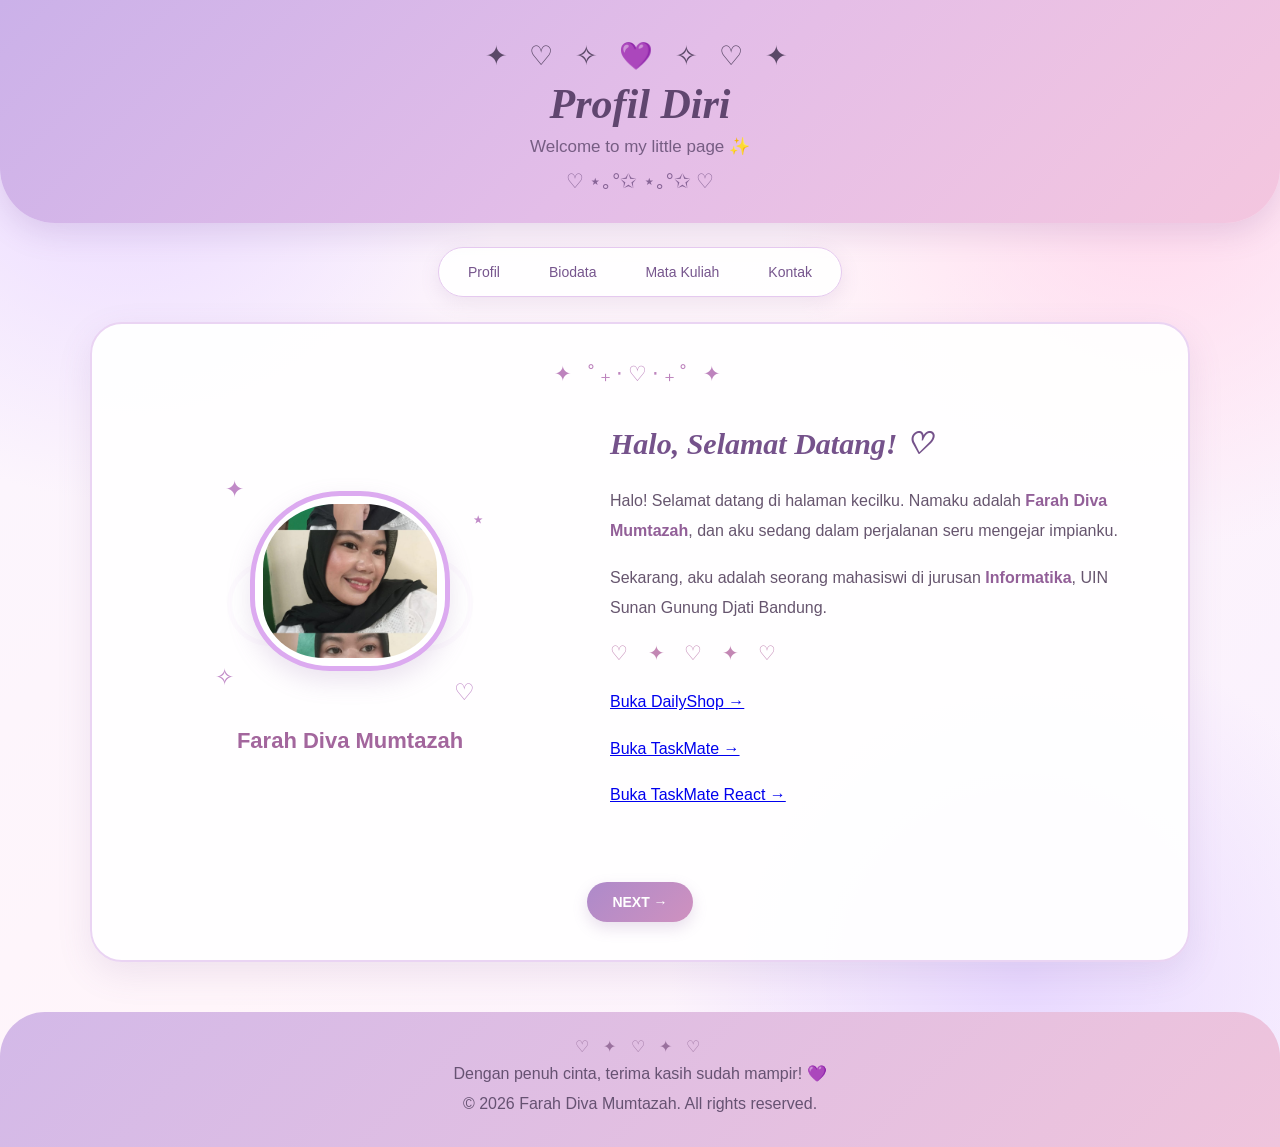
<file: index.html>
<!DOCTYPE html>
<html lang="id">

<head>
    <meta charset="UTF-8">
    <meta name="viewport" content="width=device-width, initial-scale=1.0">

    <title>Profil Diri - Farah Diva Mumtazah</title>

    <meta name="description"
        content="Halaman profil diri Farah Diva Mumtazah, mahasiswi Informatika UIN Sunan Gunung Djati Bandung.">

    <meta property="og:title"
        content="Profil Diri - Farah Diva Mumtazah">

    <meta property="og:description"
        content="Profil, biodata, mata kuliah, dan kontak Farah Diva Mumtazah.">

    <meta property="og:image"
        content="foto.jpg">

    <link rel="stylesheet" href="style.css">
</head>


<body>

    <!-- ================= HEADER ================= -->

    <header>

        <div class="hiasan-atas">
            ✦ ♡ ✧ 💜 ✧ ♡ ✦
        </div>

        <h1>Profil Diri</h1>

        <p>Welcome to my little page ✨</p>

        <div class="hiasan-bawah">
            ♡ ⋆｡°✩ ⋆｡°✩ ♡
        </div>

    </header>


    <!-- ================= NAVIGASI ================= -->

    <nav>

        <a href="#" onclick="tampilkanHalaman(0); return false;">
            Profil
        </a>

        <a href="#" onclick="tampilkanHalaman(1); return false;">
            Biodata
        </a>

        <a href="#" onclick="tampilkanHalaman(2); return false;">
            Mata Kuliah
        </a>

        <a href="#" onclick="tampilkanHalaman(3); return false;">
            Kontak
        </a>

    </nav>


    <!-- ================= MAIN ================= -->

    <main>


        <!-- =================================================
             HALAMAN 1 : PROFIL
        ================================================== -->

        <section class="halaman aktif">

            <div class="bintang">
                ✦ ˚₊‧♡‧₊˚ ✦
            </div>


            <div class="profil-layout">

                <!-- FOTO -->

                <div class="bagian-foto">

                    <div class="bingkai-awan">

                        <div class="awan">

                            <img src="foto.jpg"
                                alt="Foto profil Farah Diva Mumtazah">

                        </div>

                        <span class="bintang-kecil satu">✦</span>
                        <span class="bintang-kecil dua">⋆</span>
                        <span class="bintang-kecil tiga">✧</span>
                        <span class="bintang-kecil empat">♡</span>

                    </div>

                    <h3>Farah Diva Mumtazah</h3>

                </div>


                <!-- TEKS PROFIL -->

                <div class="bagian-teks">

                    <h2>Halo, Selamat Datang! ♡</h2>

                    <p>

                        Halo! Selamat datang di halaman kecilku.
                        Namaku adalah
                        <strong>Farah Diva Mumtazah</strong>,
                        dan aku sedang dalam perjalanan seru
                        mengejar impianku.

                    </p>

                    <p>

                        Sekarang, aku adalah seorang mahasiswi
                        di jurusan
                        <strong>Informatika</strong>,
                        UIN Sunan Gunung Djati Bandung.

                    </p>

                    <div class="hiasan">
                        ♡ ✦ ♡ ✦ ♡
                    </div>
<div class="app-links">
    <p>
        <a href="katalogproduk-daily.shop/">Buka DailyShop &rarr;</a>
    </p>
    <p>
        <a href="taskmate/">Buka TaskMate →</a>
    </p>

    <p>
        <a href="taskmate-react/">Buka TaskMate React →</a>
    </p>
</div>
                </div>

            </div>

     <button onclick="nextHalaman()">
                NEXT →
            </button>

        </section>



        <!-- =================================================
             HALAMAN 2 : BIODATA
        ================================================== -->

        <section class="halaman">

            <div class="bintang">
                ✦ ♡ ✦
            </div>

            <h2>Biodata & Tentang Saya</h2>

            <p class="subjudul">
                Sedikit informasi tentang diriku ✨
            </p>


            <div class="biodata-layout">


                <!-- BIODATA -->

                <div class="biodata-box">

                    <h3>Biodata</h3>


                    <div class="biodata-item">

                        <span class="ikon">♡</span>

                        <div>
                            <strong>Nama</strong>
                            <p>Farah Diva Mumtazah</p>
                        </div>

                    </div>


                    <div class="biodata-item">

                        <span class="ikon">✦</span>

                        <div>
                            <strong>NIM</strong>
                            <p>1247050131</p>
                        </div>

                    </div>


                    <div class="biodata-item">

                        <span class="ikon">♡</span>

                        <div>
                            <strong>Program Studi</strong>
                            <p>Informatika</p>
                        </div>

                    </div>


                    <div class="biodata-item">

                        <span class="ikon">✧</span>

                        <div>
                            <strong>Universitas</strong>
                            <p>UIN Sunan Gunung Djati Bandung</p>
                        </div>

                    </div>

                </div>


                <!-- TENTANG SAYA -->

                <div class="tentang-box">

                    <h3>Tentang Saya ♡</h3>

                    <p>

                        Halo! Aku
                        <strong>Farah Diva Mumtazah</strong>,
                        biasa dipanggil <strong>Diva</strong>.
                        Aku merupakan mahasiswi Informatika di
                        UIN Sunan Gunung Djati Bandung yang hobi
                        mencoba hal baru dan senang mengeksplorasi dunia.

                    </p>


                    <p>

                        Aku memiliki ketertarikan besar pada dunia
                        <strong>data dan bisnis</strong>.
                        Saat ini aku sedang aktif merintis langkah
                        sebagai seorang pebisnis muda.

                    </p>


                    <p>

                        Tujuanku ke depan adalah berkarier sebagai
                        <strong>Data Analyst yang handal</strong>,
                        sekaligus membangun bisnis yang sukses.

                    </p>

                </div>

            </div>


            <div class="tombol">

                <button onclick="halamanSebelumnya()">
                    ← BACK
                </button>

                <button onclick="nextHalaman()">
                    NEXT →
                </button>

            </div>

        </section>



        <!-- =================================================
             HALAMAN 3 : MATA KULIAH
        ================================================== -->

        <section class="halaman">

            <div class="bintang">
                ✦ ˚₊‧♡‧₊˚ ✦
            </div>

            <h2>Mata Kuliah Semester Ini</h2>

            <p class="subjudul">
                Daftar mata kuliah yang sedang aku pelajari ✨
            </p>


            <div class="tabel-container">

                <table>

                    <thead>

                        <tr>
                            <th>No</th>
                            <th>Kode & Mata Kuliah</th>
                            <th>Kelas</th>
                            <th>SKS</th>
                            <th>Semester</th>
                            <th>Ruang</th>
                            <th>Jadwal</th>
                            <th>Dosen</th>
                        </tr>

                    </thead>


                    <tbody>

                        <tr>
                            <td>1</td>
                            <td>
                                20100470501024 -
                                Manajemen Basis Data
                            </td>
                            <td>B</td>
                            <td>3</td>
                            <td>5</td>
                            <td>R.4.09</td>
                            <td>
                                Senin<br>
                                07:00-09:30
                            </td>
                            <td>
                                Wildan Budiawan Zulfikar
                                S.T., M.Kom.
                            </td>
                        </tr>


                        <tr>
                            <td>2</td>
                            <td>
                                20100470501026 -
                                Jaringan Komputer
                            </td>
                            <td>B</td>
                            <td>3</td>
                            <td>5</td>
                            <td>R.4.10</td>
                            <td>
                                Kamis<br>
                                07:00-09:30
                            </td>
                            <td>
                                Cecep Nurul Alam M.T.
                            </td>
                        </tr>


                        <tr>
                            <td>3</td>
                            <td>
                                20100470501030 -
                                Pengembangan Aplikasi Web
                            </td>
                            <td>B</td>
                            <td>3</td>
                            <td>5</td>
                            <td>Gedung R.3.9</td>
                            <td>
                                Jumat<br>
                                09:30-12:00
                            </td>
                            <td>
                                Muhammad Deden Firdaus
                                ST, M.Kom.
                            </td>
                        </tr>


                        <tr>
                            <td>4</td>
                            <td>
                                20100470501032 -
                                Interaksi Manusia dan Komputer
                            </td>
                            <td>B</td>
                            <td>3</td>
                            <td>5</td>
                            <td>R.4.01</td>
                            <td>
                                Rabu<br>
                                09:30-12:00
                            </td>
                            <td>
                                Dr. Cepy Slamet
                                S.T., M.Kom.
                            </td>
                        </tr>


                        <tr>
                            <td>5</td>
                            <td>
                                20100470501034 -
                                Manajemen Proyek Perangkat Lunak
                            </td>
                            <td>B</td>
                            <td>3</td>
                            <td>5</td>
                            <td>R.4.01</td>
                            <td>
                                Senin<br>
                                09:30-12:00
                            </td>
                            <td>
                                Agung Wahana
                                S.E., M.T.
                            </td>
                        </tr>


                        <tr>
                            <td>6</td>
                            <td>
                                20100470501028 -
                                Pengembangan Aplikasi Mobile
                            </td>
                            <td>B</td>
                            <td>3</td>
                            <td>5</td>
                            <td>R.4.12</td>
                            <td>
                                Kamis<br>
                                12:40-15:10
                            </td>
                            <td>
                                H. Aldy Rialdy Atmadja M.T.
                            </td>
                        </tr>


                        <tr>
                            <td>7</td>
                            <td>
                                20100470503005 -
                                ICT dan Islam
                            </td>
                            <td>A</td>
                            <td>2</td>
                            <td>7</td>
                            <td>R.4.11</td>
                            <td>
                                Selasa<br>
                                12:40-14:20
                            </td>
                            <td>
                                Eva Nurlatifah M.Sc.
                            </td>
                        </tr>


                        <tr>
                            <td>8</td>
                            <td>
                                Intelegensia Buatan
                            </td>
                            <td>A</td>
                            <td>3</td>
                            <td>7</td>
                            <td>R.4.10</td>
                            <td>
                                Selasa<br>
                                15:30-18:00
                            </td>
                            <td>
                                Jumadi ST., M.Cs.
                            </td>
                        </tr>


                        <tr class="total">

                            <th colspan="3">
                                Total SKS
                            </th>

                            <th>
                                23
                            </th>

                            <th colspan="4">
                                Total Mata Kuliah: 8
                            </th>

                        </tr>

                    </tbody>

                </table>

            </div>


            <div class="tombol">

                <button onclick="halamanSebelumnya()">
                    ← BACK
                </button>

                <button onclick="nextHalaman()">
                    NEXT →
                </button>

            </div>

        </section>



        <!-- =================================================
             HALAMAN 4 : KONTAK
        ================================================== -->

        <section class="halaman">

            <div class="bintang">
                ♡ ✦ ♡ ✦ ♡
            </div>


            <h2>Let's Connect! 💜</h2>


            <p class="teks-kontak">

                Untuk ingin mengenal jauh atau melihat project
                selama kuliah boleh menghubungi aku melalui
                email dan GitHub yaaa.

            </p>


            <div class="kontak-layout">


                <!-- GITHUB -->

                <div class="kontak-item">

                    <div class="kontak-ikon">
                        💻
                    </div>

                    <h3>GitHub</h3>

                    <p>
                        Lihat project dan aktivitas
                        selama kuliah.
                    </p>

                    <a href="https://github.com/divafarah"
                        target="_blank">

                        github.com/divafarah ↗

                    </a>

                </div>


                <!-- EMAIL -->

                <div class="kontak-item">

                    <div class="kontak-ikon">
                        💌
                    </div>

                    <h3>Email</h3>

                    <p>
                        Jangan ragu untuk menghubungiku
                        melalui email.
                    </p>

                    <a href="mailto:divafrh04@gmail.com">

                        divafrh04@gmail.com ✉

                    </a>

                </div>


            </div>


            <div class="hiasan">
                ♡ ✦ ♡ ✦ ♡
            </div>


            <button onclick="halamanSebelumnya()">
                ← BACK
            </button>

        </section>

    </main>



    <!-- ================= FOOTER ================= -->

    <footer>

        <div class="footer-hiasan">
            ♡ ✦ ♡ ✦ ♡
        </div>

        <p>
            Dengan penuh cinta, terima kasih sudah mampir! 💜
        </p>

        <p>
            &copy; 2026 Farah Diva Mumtazah.
            All rights reserved.
        </p>

    </footer>


    <script src="script.js"></script>

</body>

</html>
</file>
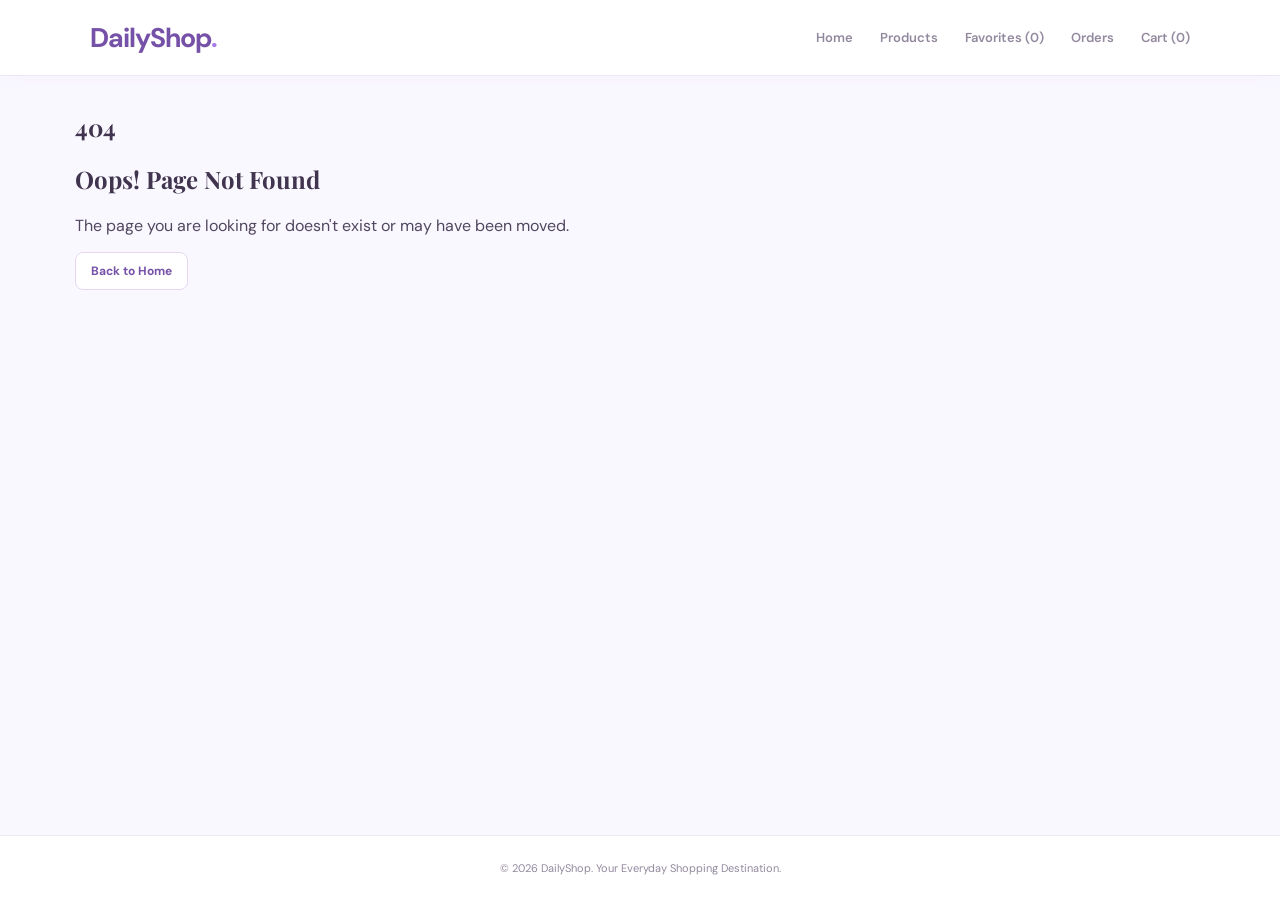
<file: katalogproduk-daily.shop/index.html>
<!doctype html>
<html lang="en">
  <head>
    <meta charset="UTF-8" />
    <link rel="icon" type="image/svg+xml" href="/katalogproduk-daily.shop/favicon.svg" />
    <meta name="viewport" content="width=device-width, initial-scale=1.0" />
    <title>dailyshop</title>
    <script type="module" crossorigin src="/katalogproduk-daily.shop/assets/index-WUKd6Pnp.js"></script>
    <link rel="stylesheet" crossorigin href="/katalogproduk-daily.shop/assets/index-BCyq9oyU.css">
  </head>
  <body>
    <div id="root"></div>
  </body>
</html>
</file>
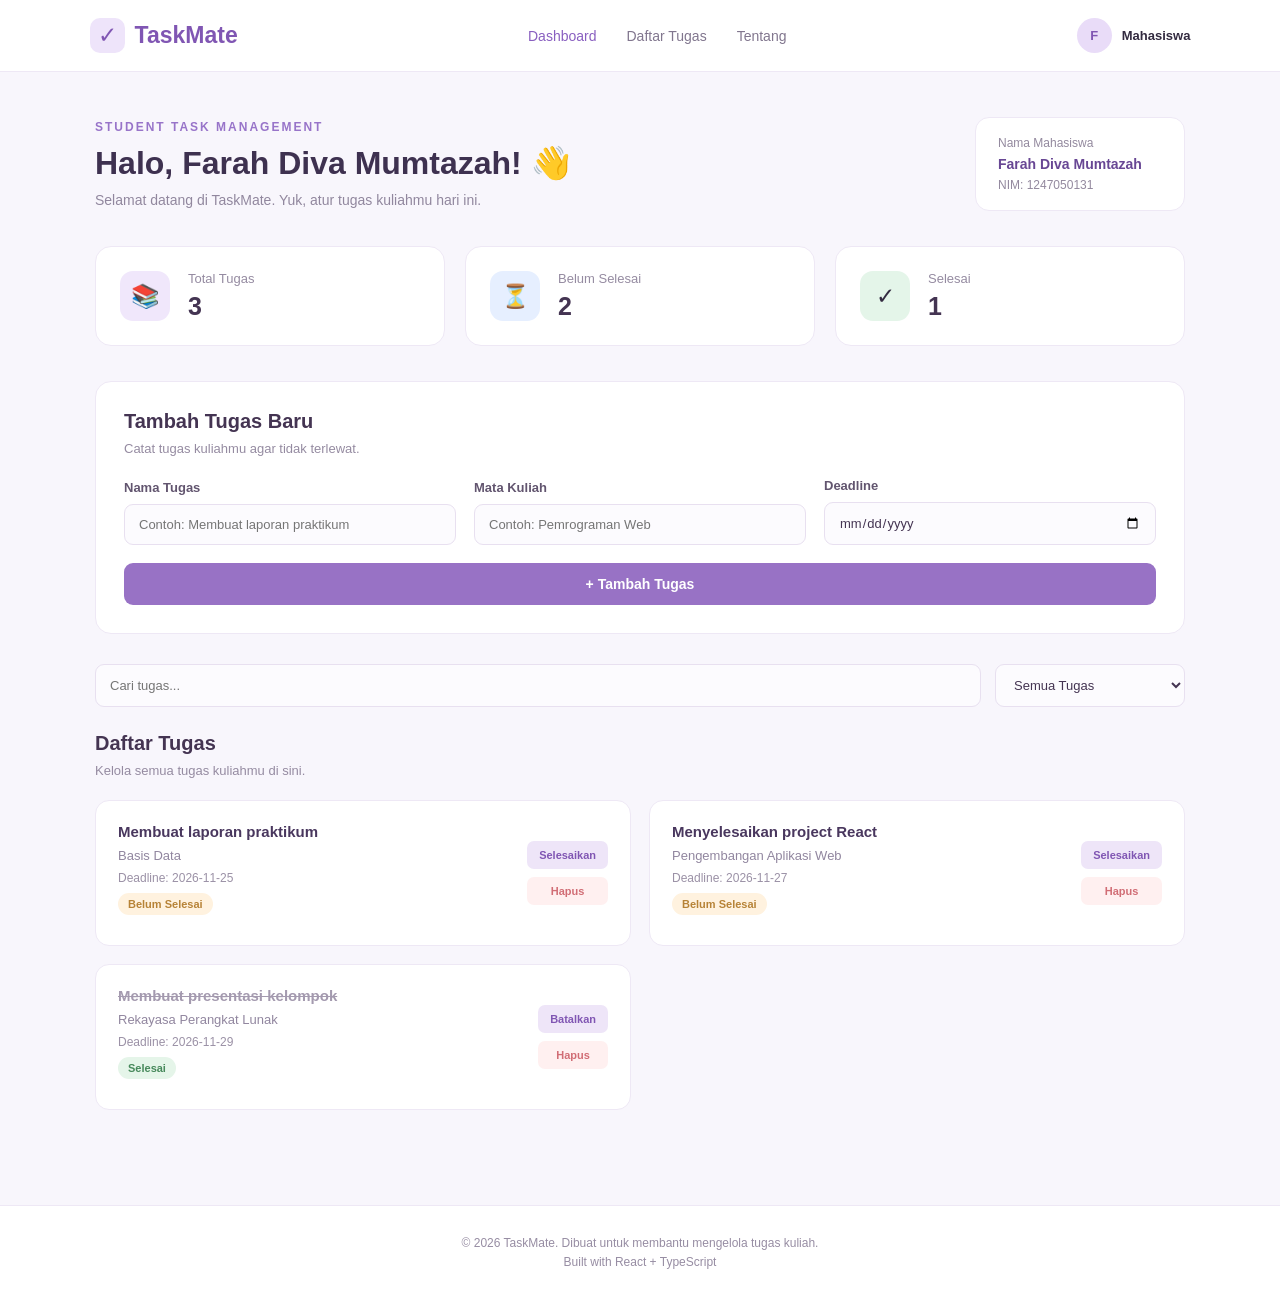
<file: taskmate-react/index.html>
<!doctype html>
<html lang="en">
  <head>
    <meta charset="UTF-8" />
    <link rel="icon" type="image/svg+xml" href="/taskmate-react/favicon.svg" />
    <meta name="viewport" content="width=device-width, initial-scale=1.0" />
    <title>taskmate-react</title>
    <script type="module" crossorigin src="/taskmate-react/assets/index-C6KCe32e.js"></script>
    <link rel="stylesheet" crossorigin href="/taskmate-react/assets/index-DMt81wx9.css">
  </head>
  <body>
    <div id="root"></div>
  </body>
</html>
</file>
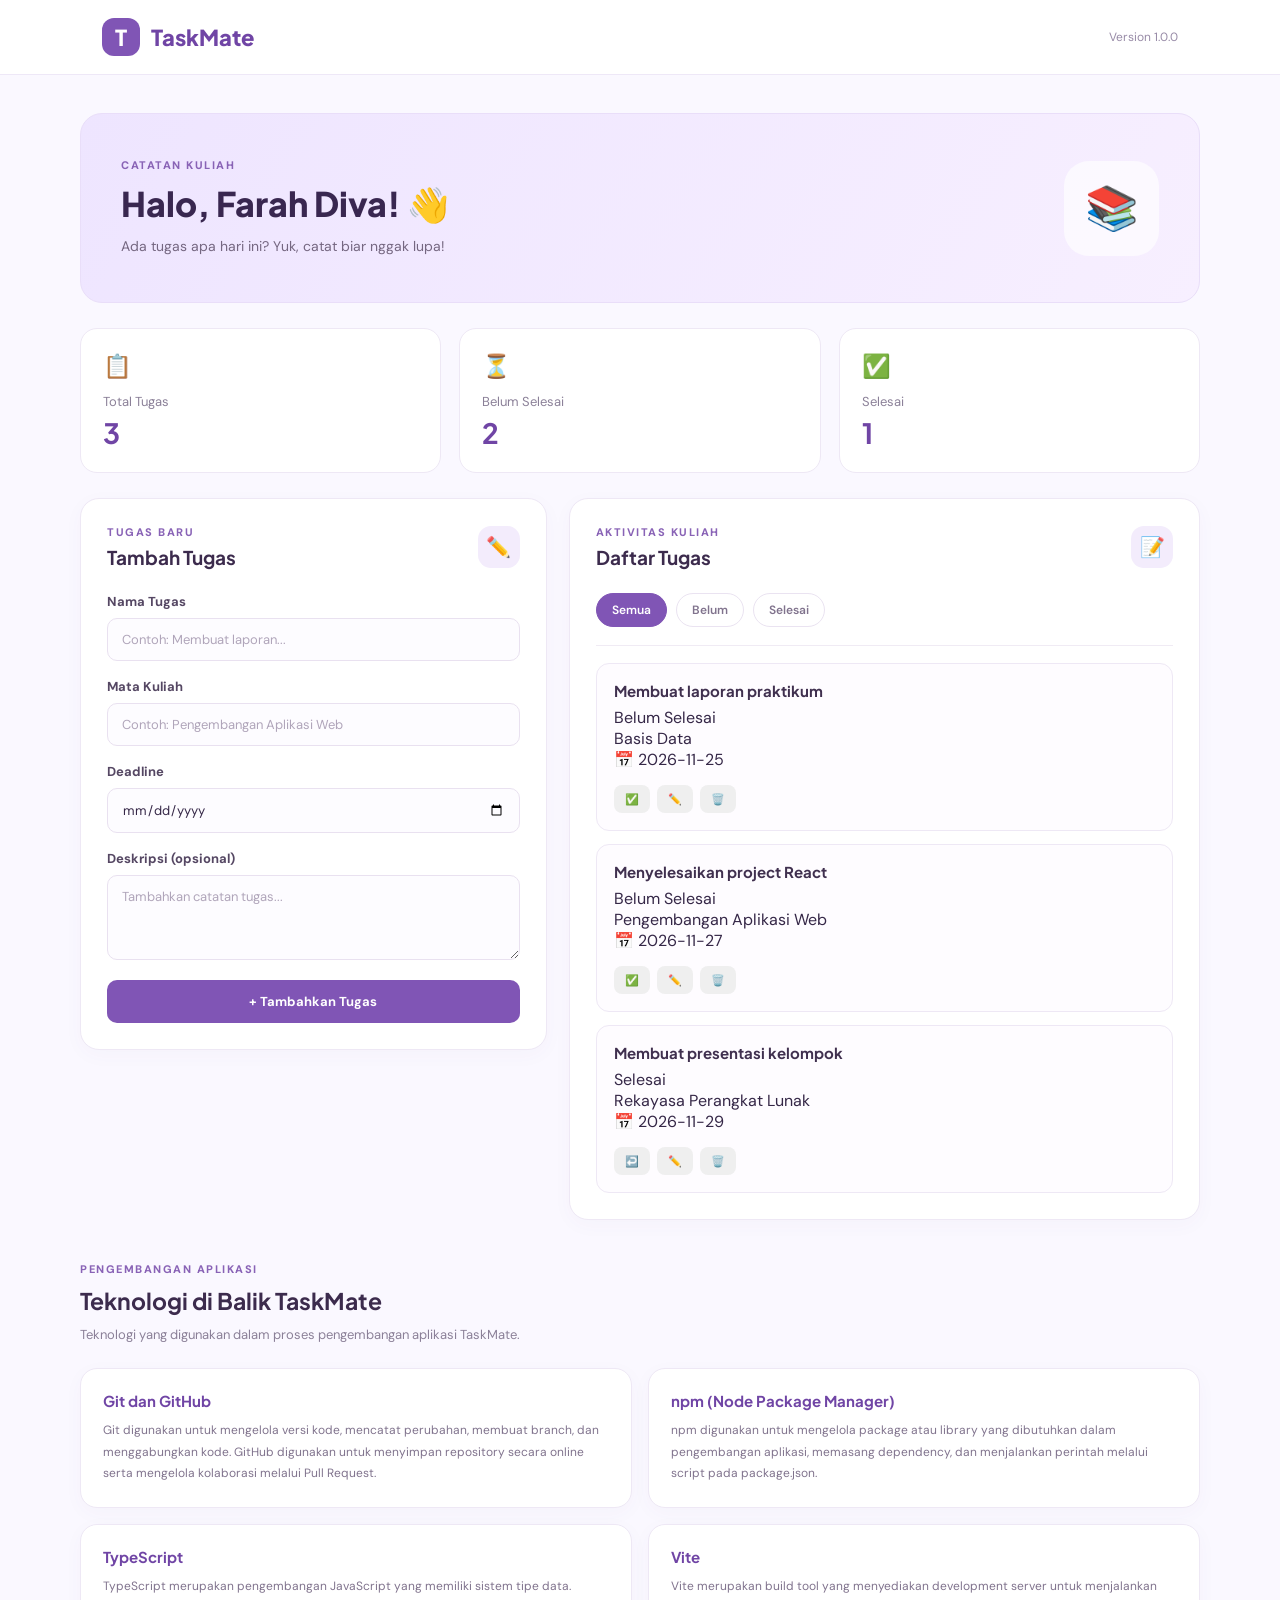
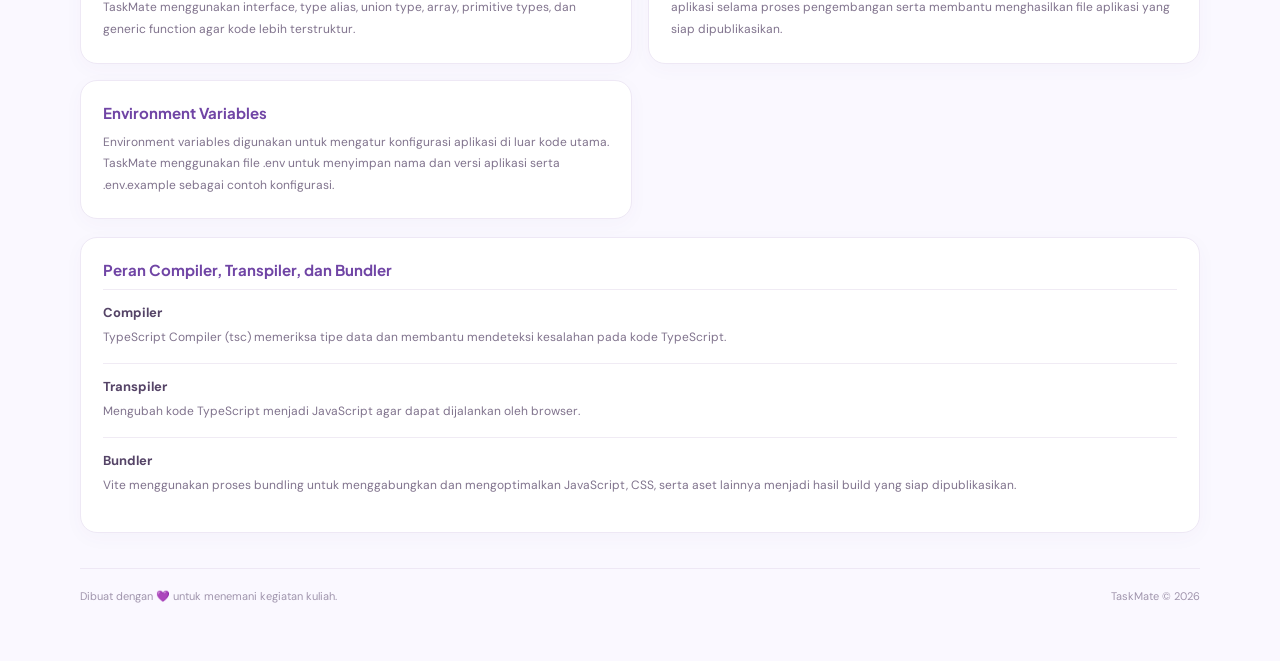
<file: taskmate/index.html>
<!doctype html>
<html lang="en">
  <head>
    <meta charset="UTF-8" />
    <link rel="icon" type="image/svg+xml" href="/taskmate/favicon.svg" />
    <meta name="viewport" content="width=device-width, initial-scale=1.0" />
    <title>taskmate</title>
    <script type="module" crossorigin src="/taskmate/assets/index-hOjye0sf.js"></script>
    <link rel="stylesheet" crossorigin href="/taskmate/assets/index-Cl6IjUuB.css">
  </head>
  <body>
    <div id="app"></div>
  </body>
</html>
</file>
<file: style.css>
/* =========================================
   DASAR
========================================= */

* {
    box-sizing: border-box;
}

html {
    scroll-behavior: smooth;
}

body {
    margin: 0;

    font-family: "Trebuchet MS", Arial, sans-serif;

    color: #5b4968;

    min-height: 100vh;

    background:
        radial-gradient(
            circle at 10% 10%,
            #ead8ff 0%,
            transparent 25%
        ),

        radial-gradient(
            circle at 90% 15%,
            #ffd9ed 0%,
            transparent 25%
        ),

        radial-gradient(
            circle at 80% 85%,
            #e8d8ff 0%,
            transparent 25%
        ),

        linear-gradient(
            135deg,
            #faf5ff,
            #fff5fa,
            #f8f0ff
        );

    overflow-x: hidden;
}


/* =========================================
   HEADER
========================================= */

header {
    text-align: center;

    padding: 40px 20px 30px;

    background:
        linear-gradient(
            135deg,
            #cbb1e9,
            #e3bde8,
            #f4c6df
        );

    border-bottom-left-radius: 55px;
    border-bottom-right-radius: 55px;

    box-shadow:
        0 10px 30px rgba(130, 91, 155, 0.18);
}

header h1 {
    margin: 8px 0;

    color: #60466f;

    font-family: Georgia, serif;

    font-size: 42px;

    font-style: italic;
}

header p {
    margin: 5px;

    color: #765d83;

    font-size: 17px;
}

.hiasan-atas {
    font-size: 27px;

    letter-spacing: 7px;
}

.hiasan-bawah {
    margin-top: 12px;

    color: #876496;

    font-size: 20px;
}


/* =========================================
   NAVIGASI PILL
========================================= */

nav {
    display: flex;

    justify-content: center;

    gap: 5px;

    width: fit-content;

    margin: 24px auto;

    padding: 7px;

    background: rgba(255, 255, 255, 0.9);

    border: 1px solid #e5c9ef;

    border-radius: 50px;

    box-shadow:
        0 6px 20px rgba(120, 88, 145, 0.12);
}

nav a {
    padding: 9px 22px;

    color: #76558d;

    text-decoration: none;

    font-size: 14px;

    border-radius: 30px;

    transition: 0.3s;
}

nav a:hover {
    background:
        linear-gradient(
            135deg,
            #a987c9,
            #cb8fbd
        );

    color: white;
}


/* =========================================
   MAIN
========================================= */

main {
    width: 92%;

    max-width: 1100px;

    margin: auto;
}


/* =========================================
   HALAMAN / SLIDE
========================================= */

.halaman {
    display: none;

    margin: 25px 0;

    padding: 38px;

    background:
        rgba(255, 255, 255, 0.94);

    border: 2px solid #ead4f3;

    border-radius: 32px;

    box-shadow:
        0 12px 35px rgba(126, 94, 150, 0.12);

    text-align: center;

    animation: muncul 0.45s ease;
}

.halaman.aktif {
    display: block;
}


@keyframes muncul {

    from {
        opacity: 0;

        transform: translateY(12px);
    }

    to {
        opacity: 1;

        transform: translateY(0);
    }

}


/* =========================================
   JUDUL
========================================= */

.bintang {
    margin-bottom: 8px;

    color: #bd83bd;

    font-size: 21px;

    letter-spacing: 5px;
}

h2 {
    margin-top: 0;

    color: #75528b;

    font-family: Georgia, serif;

    font-size: 29px;

    font-style: italic;
}

h3 {
    color: #a3669d;

    font-size: 22px;
}

.subjudul {
    color: #9a819e;

    font-size: 14px;
}


/* =========================================
   HIASAN
========================================= */

.hiasan {
    margin: 18px 0;

    color: #c387b4;

    font-size: 20px;

    letter-spacing: 7px;
}


/* =========================================
   HALAMAN PROFIL
========================================= */

.profil-layout {
    display: grid;

    grid-template-columns: 42% 58%;

    align-items: center;

    gap: 25px;

    margin-top: 10px;

    padding: 10px;
}

.bagian-foto {
    text-align: center;
}

.bagian-teks {
    padding: 20px 25px;

    text-align: left;
}

.bagian-teks h2 {
    font-size: 30px;
}

.bagian-teks p {
    line-height: 1.9;

    color: #66556e;
}

.bagian-teks strong {
    color: #925f98;
}


/* =========================================
   FOTO AWAN
========================================= */

.bingkai-awan {
    position: relative;

    width: 280px;
    height: 230px;

    margin: auto;
}

.awan {
    position: absolute;

    left: 40px;
    top: 15px;

    width: 200px;
    height: 180px;

    padding: 8px;

    background: white;

    border: 5px solid #dcaaf0;

    border-radius:
        45% 45% 40% 40% /
        50% 50% 40% 40%;

    box-shadow:
        0 10px 25px rgba(145, 108, 165, 0.18);
}

.awan::before {
    content: "";

    position: absolute;

    width: 75px;
    height: 75px;

    left: -28px;
    bottom: 20px;

    background: white;

    border: 5px solid #dcaaf0;

    border-radius: 50%;

    z-index: -1;
}

.awan::after {
    content: "";

    position: absolute;

    width: 85px;
    height: 85px;

    right: -28px;
    bottom: 15px;

    background: white;

    border: 5px solid #dcaaf0;

    border-radius: 50%;

    z-index: -1;
}

.awan img {
    width: 100%;
    height: 100%;

    object-fit: cover;

    border-radius:
        42% 42% 35% 35%;
}


/* =========================================
   BINTANG DI FOTO
========================================= */

.bintang-kecil {
    position: absolute;

    color: #c18ac8;

    font-size: 23px;

    z-index: 5;

    animation: kelapkelip 2s infinite;
}

.bintang-kecil.satu {
    top: 0;
    left: 15px;
}

.bintang-kecil.dua {
    top: 30px;
    right: 5px;
}

.bintang-kecil.tiga {
    bottom: 15px;
    left: 5px;
}

.bintang-kecil.empat {
    bottom: 0;
    right: 15px;
}


@keyframes kelapkelip {

    0%, 100% {
        opacity: 1;
        transform: scale(1);
    }

    50% {
        opacity: 0.5;
        transform: scale(1.2);
    }

}


/* =========================================
   BIODATA
========================================= */

.biodata-layout {
    display: grid;

    grid-template-columns: 1fr 1fr;

    gap: 22px;

    margin-top: 25px;

    text-align: left;
}

.biodata-box,
.tentang-box {
    padding: 22px;

    background:
        linear-gradient(
            135deg,
            #fbf4ff,
            #fff2fa
        );

    border: 1px solid #e6d1ef;

    border-radius: 25px;
}

.biodata-box h3,
.tentang-box h3 {
    margin-top: 0;

    text-align: center;
}


/* =========================================
   ITEM BIODATA
========================================= */

.biodata-item {
    display: flex;

    align-items: center;

    gap: 13px;

    margin: 11px 0;

    padding: 12px;

    background: rgba(255, 255, 255, 0.8);

    border-radius: 17px;
}

.ikon {
    display: flex;

    justify-content: center;
    align-items: center;

    width: 40px;
    height: 40px;

    flex-shrink: 0;

    background: #ead7f5;

    border-radius: 50%;

    color: #a269a2;
}

.biodata-item strong {
    color: #80578e;

    font-size: 14px;
}

.biodata-item p {
    margin: 3px 0 0;

    color: #67566d;

    font-size: 13px;
}


/* =========================================
   TENTANG SAYA
========================================= */

.tentang-box p {
    line-height: 1.75;

    color: #66556e;

    font-size: 14px;
}

.tentang-box strong {
    color: #925f98;
}


/* =========================================
   TABEL
========================================= */

.tabel-container {
    width: 100%;

    overflow-x: auto;

    margin-top: 20px;

    border-radius: 18px;
}

table {
    width: 100%;

    min-width: 1000px;

    border-collapse: collapse;

    background: white;
}

th {
    padding: 12px 9px;

    background:
        linear-gradient(
            135deg,
            #ad8ac9,
            #d39bc1
        );

    color: white;

    font-size: 13px;

    white-space: nowrap;
}

td {
    padding: 11px 8px;

    border: 1px solid #eadcf1;

    color: #66556e;

    font-size: 12px;

    line-height: 1.5;

    text-align: center;
}

tbody tr:nth-child(even) {
    background: #fcf6ff;
}

tbody tr:hover {
    background: #f8e5f3;
}

.total th {
    background: #a887c1;
}


/* =========================================
   TOMBOL
========================================= */

button {
    margin-top: 25px;

    padding: 12px 25px;

    border: none;

    border-radius: 50px;

    background:
        linear-gradient(
            135deg,
            #ad8aca,
            #cf91bf
        );

    color: white;

    font-size: 14px;

    font-weight: bold;

    cursor: pointer;

    box-shadow:
        0 6px 15px rgba(140, 100, 160, 0.20);

    transition: 0.3s;
}

button:hover {
    transform: translateY(-3px);

    box-shadow:
        0 9px 20px rgba(140, 100, 160, 0.28);
}

.tombol {
    display: flex;

    justify-content: center;

    gap: 12px;
}


/* =========================================
   KONTAK
========================================= */

.teks-kontak {
    max-width: 650px;

    margin: 20px auto;

    line-height: 1.8;

    color: #66556e;
}

.kontak-layout {
    display: grid;

    grid-template-columns: 1fr 1fr;

    gap: 25px;

    max-width: 800px;

    margin: 30px auto;
}

.kontak-item {
    padding: 28px 20px;

    background:
        linear-gradient(
            135deg,
            #fcf5ff,
            #fff2fa
        );

    border: 1px solid #e6d1ef;

    border-radius: 25px;

    box-shadow:
        0 5px 15px rgba(125, 92, 145, 0.08);
}

.kontak-ikon {
    display: flex;

    justify-content: center;
    align-items: center;

    width: 55px;
    height: 55px;

    margin: auto;

    background:
        linear-gradient(
            135deg,
            #b287ca,
            #cf8fbd
        );

    border-radius: 50%;

    font-size: 23px;
}

.kontak-item h3 {
    margin-bottom: 8px;
}

.kontak-item p {
    color: #79677e;

    font-size: 13px;

    line-height: 1.6;
}

.kontak-item a {
    display: inline-block;

    padding: 9px 18px;

    background:
        linear-gradient(
            135deg,
            #a986c5,
            #cc8ebd
        );

    border-radius: 30px;

    color: white;

    font-size: 13px;

    font-weight: bold;

    text-decoration: none;

    transition: 0.3s;
}

.kontak-item a:hover {
    transform: translateY(-2px);

    box-shadow:
        0 5px 12px rgba(140, 100, 160, 0.2);
}


/* =========================================
   FOOTER
========================================= */

footer {
    margin-top: 50px;

    padding: 25px 20px;

    text-align: center;

    background:
        linear-gradient(
            135deg,
            #d3b9e8,
            #efc4dc
        );

    color: #665272;

    border-top-left-radius: 45px;
    border-top-right-radius: 45px;
}

.footer-hiasan {
    color: #9a719e;

    letter-spacing: 5px;
}

footer p {
    margin: 5px;

    line-height: 1.6;
}


/* =========================================
   RESPONSIVE HP
========================================= */

@media (max-width: 750px) {

    header h1 {
        font-size: 33px;
    }

    nav {
        width: 94%;

        flex-wrap: wrap;
    }

    nav a {
        padding: 8px 12px;

        font-size: 13px;
    }

    .halaman {
        padding: 25px 17px;
    }

    .profil-layout,
    .biodata-layout,
    .kontak-layout {
        grid-template-columns: 1fr;
    }

    .bagian-teks {
        padding: 10px;
    }

    .bagian-teks p {
        text-align: left;
    }

    .tombol {
        flex-wrap: wrap;
    }

}
/* =========================================
   LINK APLIKASI
========================================= */

.app-links {
    margin-top: 22px;
    text-align: left;
}

.app-links h3 {
    margin-bottom: 15px;
    font-size: 19px;
}

.app-link-item {
    display: flex;
    flex-direction: column;
    align-items: flex-start;
    gap: 8px;

    margin-bottom: 12px;
    padding: 14px 17px;

    background: #fbf4ff;
    border: 1px solid #e6d1ef;
    border-radius: 16px;
}

.app-link-item strong {
    color: #80578e;
}

.app-link-item a {
    color: #925f98;
    font-weight: bold;
    font-size: 14px;
    text-decoration: none;
}

.app-link-item a:hover {
    color: #bd83bd;
    text-decoration: underline;
}
</file>
<file: katalogproduk-daily.shop/assets/index-BCyq9oyU.css>
@import "https://fonts.googleapis.com/css2?family=DM+Sans:wght@400;500;600;700&family=Playfair+Display:wght@600;700&display=swap";:root{color:#51465f;font-synthesis:none;text-rendering:optimizelegibility;-webkit-font-smoothing:antialiased;-moz-osx-font-smoothing:grayscale;--primary:#a77be8;--primary-dark:#7651a8;--primary-light:#eee7fa;--background:#faf8ff;--white:#fff;--text:#51465f;--muted:#93899e;--border:#eee8f5;--shadow:0 8px 25px #694c9114;background:#faf8ff;font-family:DM Sans,sans-serif}body{background:var(--background);min-width:320px;min-height:100vh;margin:0}a{color:inherit;text-decoration:none}h1,h2,h3,h4,p{margin-top:0}h1,h2,h3{color:#40344f;font-family:Playfair Display,serif}#root{width:100%;min-height:100vh;margin:0 auto}.history-card{background:#fff;border:1px solid #eee7f4;border-radius:14px;padding:24px}.history-customer{color:#786b82;overflow-wrap:anywhere;border-top:1px solid #eee7f4;border-bottom:1px solid #eee7f4;padding:16px 0;font-size:14px;line-height:1.7}.history-total{color:#5b4968;border-top:1px solid #eee7f4;justify-content:space-between;padding-top:16px;font-size:16px;display:flex}@media (width<=500px){.history-card{padding:16px}.history-header{flex-direction:column;align-items:flex-start}}.order-detail-card{background:#fff;border:1px solid #eee7f4;border-radius:14px;max-width:750px;margin:30px auto;padding:28px}.order-detail-card .detail-btn{margin-top:24px;text-decoration:none;display:inline-block}@media (width<=500px){.order-detail-card{padding:18px}}:root{--purple:#a77be8;--purple-dark:#7651a8;--purple-soft:#eee7fa;--purple-pale:#f7f3fc;--background:#faf8ff;--white:#fff;--text:#51465f;--muted:#93899e;--border:#eee8f5;--shadow:0 8px 25px #694c9114;--radius:14px}*{box-sizing:border-box}body{background:var(--background);color:var(--text)}button,input,select,textarea{font:inherit}button{cursor:pointer}a{text-decoration:none}.app-layout{flex-direction:column;min-height:100vh;display:flex}.main-content{flex:1;width:100%;max-width:1200px;margin:0 auto;padding:35px 35px 55px}.page-container{width:100%;max-width:1050px;margin:0 auto}.navbar{border-bottom:1px solid var(--border);z-index:5;background:#fffffff7;justify-content:space-between;align-items:center;gap:25px;min-height:76px;padding:0 7%;display:flex;position:relative;box-shadow:0 3px 15px #694c9109}.navbar .logo{color:var(--purple-dark);letter-spacing:-1px;font-size:27px;font-weight:700}.navbar .logo span{color:var(--purple)}.nav-links{align-items:center;gap:27px;display:flex}.nav-links a{color:var(--muted);font-size:13px;font-weight:600;transition:all .2s}.nav-links a:hover,.nav-links a.active{color:var(--purple-dark)}.hero-section{background:linear-gradient(120deg,#f1eaff,#e8dcfa);border-radius:18px;grid-template-columns:1fr 1fr;align-items:center;gap:50px;min-height:420px;padding:55px 7%;display:grid;overflow:hidden}.hero-content{max-width:520px}.hero-label,.section-label{color:#8965bd;letter-spacing:1.5px;text-transform:uppercase;font-size:11px;font-weight:700;display:inline-block}.hero-content h1{color:#40344f;margin:17px 0;font-size:clamp(38px,4.5vw,55px);line-height:1.18}.hero-content p{color:#766b83;max-width:420px;margin-bottom:25px;font-size:14px;line-height:1.8}.hero-btn,.primary-btn{background:var(--purple-dark);color:#fff;border:none;border-radius:9px;justify-content:center;align-items:center;padding:13px 24px;font-size:13px;font-weight:600;transition:all .2s;display:inline-flex}.hero-btn:hover,.primary-btn:hover{background:#62418f;transform:translateY(-2px)}.hero-image{background:#e6d9ff;border-radius:15px;height:310px;overflow:hidden}.hero-image img{object-fit:cover;width:100%;height:100%;transition:transform .4s}.hero-image:hover img{transform:scale(1.03)}.featured-section{padding:65px 0}.section-heading{justify-content:space-between;align-items:flex-end;gap:20px;margin-bottom:28px;display:flex}.section-heading h2{color:#514064;margin:10px 0 7px;font-size:32px}.section-heading p,.products-header p,.favorites-header p{color:var(--muted);margin:0;font-size:13px;line-height:1.7}.view-all{color:#8965bd;font-size:13px;font-weight:700}.view-all:hover{color:var(--purple-dark)}.products-header{margin-bottom:30px}.products-header h1,.favorites-header h1{color:#40344f;margin:10px 0;font-size:34px}.product-grid{grid-template-columns:repeat(4,minmax(0,1fr));gap:20px;display:grid}.product-card{border:1px solid var(--border);border-radius:var(--radius);background:var(--white);min-width:0;transition:transform .25s,box-shadow .25s;overflow:hidden;box-shadow:0 4px 16px #694c910b}.product-card:hover{transform:translateY(-4px);box-shadow:0 10px 25px #694c911a}.product-image{background:#faf7ff;height:190px;position:relative;overflow:hidden}.product-image img{object-fit:cover;width:100%;height:100%;transition:transform .3s}.product-card:hover .product-image img{transform:scale(1.04)}.favorite-btn{color:#d77da8;background:#fff;border:none;border-radius:50%;width:34px;height:34px;font-size:20px;position:absolute;top:12px;right:12px;box-shadow:0 3px 10px #00000014}.product-info{padding:17px}.product-category{color:#8965bd;text-transform:capitalize;background:#f1eaff;border-radius:6px;padding:5px 9px;font-size:10px;font-weight:700;display:inline-block}.product-info h3{min-height:42px;color:var(--text);margin:11px 0 7px;font-family:DM Sans,sans-serif;font-size:14px;line-height:1.5}.product-rating{color:var(--muted);font-size:11px}.product-price{color:var(--purple-dark);margin:12px 0;font-size:17px;font-weight:700}.detail-btn{color:var(--purple-dark);background:#fff;border:1px solid #e5d9f2;border-radius:8px;justify-content:center;align-items:center;padding:10px 15px;font-size:12px;font-weight:700;transition:all .2s;display:inline-flex}.detail-btn:hover{background:var(--purple-dark);border-color:var(--purple-dark);color:#fff}.products-toolbar{flex-wrap:wrap;justify-content:space-between;align-items:center;gap:18px;margin-bottom:25px;display:flex}.search-container{flex:1;align-items:center;min-width:220px;display:flex;position:relative}.search-icon{color:var(--muted);font-size:22px;position:absolute;left:15px}.search-container input{border:1px solid var(--border);width:100%;height:44px;color:var(--text);background:#fff;border-radius:9px;outline:none;padding:0 42px;font-size:12px}.search-container input:focus,.filter-group select:focus,.form-group input:focus,.form-group textarea:focus,.form-group select:focus,.checkout-form input:focus,.checkout-form textarea:focus{border-color:var(--purple);box-shadow:0 0 0 3px #a77be81f}.clear-search{color:var(--muted);background:0 0;border:none;font-size:17px;position:absolute;right:12px}.filter-container{gap:12px;display:flex}.filter-group{flex-direction:column;gap:5px;display:flex}.filter-group label{color:var(--muted);font-size:11px;font-weight:600}.filter-group select{border:1px solid var(--border);min-width:145px;height:44px;color:var(--text);background:#fff;border-radius:9px;outline:none;padding:0 12px;font-size:12px}.results-count{color:var(--muted);margin:20px 0;font-size:12px}.empty-state,.empty-cart,.favorites-empty{text-align:center;background:#fff;border:1px dashed #ded1ed;border-radius:14px;padding:55px 25px}.empty-state h3,.empty-cart h2,.favorites-empty h2{color:var(--text)}.empty-state p,.empty-cart p,.favorites-empty p{color:var(--muted);font-size:13px;line-height:1.7}.empty-cart-icon,.empty-icon{color:var(--purple);margin-bottom:15px;font-size:42px;display:block}.pagination{justify-content:center;align-items:center;gap:8px;margin:35px 0 10px;display:flex}.pagination button{border:1px solid var(--border);min-width:35px;height:35px;color:var(--text);background:#fff;border-radius:8px}.pagination button.active,.pagination button:hover{border-color:var(--purple-dark);background:var(--purple-dark);color:#fff}.product-form{border:1px solid var(--border);max-width:720px;box-shadow:var(--shadow);background:#fff;border-radius:15px;margin:25px auto;padding:30px}.product-form h2{color:#514064;margin-bottom:25px;font-size:23px}.form-group{flex-direction:column;gap:8px;margin-bottom:19px;display:flex}.form-group label,.checkout-form label{color:var(--text);font-size:12px;font-weight:700}.form-group input,.form-group textarea,.form-group select{border:1px solid var(--border);width:100%;color:var(--text);background:#fdfcff;border-radius:8px;outline:none;padding:12px 13px;font-size:12px}.form-group textarea{resize:vertical}.form-group input[type=file]{background:#fff}.image-preview{margin:20px 0}.image-preview p{color:var(--text);font-size:12px;font-weight:700}.image-preview img{border:1px solid var(--border);object-fit:cover;border-radius:10px;width:160px;height:150px;display:block}.form-error,.error-message{color:#c45161;background:#fff0f0;border-radius:8px;padding:12px;font-size:12px}.submit-btn,.place-order-btn{background:var(--purple-dark);color:#fff;border:none;border-radius:9px;width:100%;padding:13px;font-size:13px;font-weight:700;transition:all .2s}.submit-btn:hover,.place-order-btn:hover{background:#62418f}.loading-message{color:var(--purple-dark);text-align:center;padding:25px;font-size:13px}.product-detail{padding:10px 0}.back-link{color:var(--purple-dark);margin-bottom:25px;font-size:13px;font-weight:600;display:inline-block}.detail-container{border:1px solid var(--border);box-shadow:var(--shadow);background:#fff;border-radius:16px;grid-template-columns:1fr 1fr;gap:45px;padding:30px;display:grid}.detail-image img{background:var(--purple-pale);object-fit:contain;border-radius:12px;width:100%;max-height:430px}.detail-info h1{color:#40344f;margin:17px 0;font-size:31px}.detail-info>p{color:#766b83;font-size:13px;line-height:1.8}.detail-rating{color:#b68b47!important;font-size:13px!important}.detail-meta{background:var(--purple-pale);border-radius:9px;margin:20px 0;padding:15px}.detail-meta p{color:#766b83;margin:8px 0;font-size:12px}.edit-detail-btn,.delete-detail-btn,.add-to-cart-btn,.favorite-btn-detail{cursor:pointer;border:none;border-radius:8px;justify-content:center;align-items:center;margin:8px 6px 0 0;padding:12px 15px;font-size:12px;font-weight:700;display:inline-flex}.edit-detail-btn,.add-to-cart-btn{background:var(--purple-dark);color:#fff}.delete-detail-btn{color:#c45161;background:#fff0f0}.favorite-btn-detail{color:var(--purple-dark);background:#fff;border:1px solid #e5d9f2}.favorites-header{margin-bottom:30px}.favorites-empty{max-width:650px;margin:35px auto}.favorites-empty .primary-btn{margin-top:12px}.cart-page{padding-bottom:25px}.cart-container{grid-template-columns:1.7fr 1fr;align-items:start;gap:25px;display:grid}.cart-list{flex-direction:column;gap:15px;display:flex}.cart-item{border:1px solid var(--border);background:#fff;border-radius:12px;align-items:center;gap:18px;padding:18px;display:flex}.cart-item>img{background:var(--purple-pale);object-fit:cover;border-radius:9px;width:95px;height:100px}.cart-item-info{flex:1;min-width:0}.cart-item-info>span{color:var(--muted);font-size:10px}.cart-item-info h3{color:var(--text);margin:7px 0;font-family:DM Sans,sans-serif;font-size:13px}.cart-item-info p{color:var(--purple-dark);font-size:12px;font-weight:700}.cart-quantity{align-items:center;gap:12px;display:flex}.cart-quantity button{border:1px solid var(--border);background:var(--purple-pale);width:27px;height:27px;color:var(--purple-dark);border-radius:6px}.cart-quantity button:disabled{opacity:.4;cursor:not-allowed}.cart-quantity span{font-size:12px;font-weight:700}.cart-item-actions{flex-direction:column;align-items:flex-end;gap:15px;display:flex}.cart-item-actions strong{color:var(--purple-dark);font-size:12px}.cart-remove-btn{color:#c45161;background:0 0;border:none;font-size:11px}.cart-summary,.checkout-summary{border:1px solid var(--border);box-shadow:var(--shadow);background:#fff;border-radius:13px;padding:24px}.cart-summary h2,.checkout-summary h2{color:var(--text);margin-bottom:22px;font-size:19px}.cart-summary>div{color:var(--muted);justify-content:space-between;margin:15px 0;font-size:12px;display:flex}.cart-summary .cart-total{border-top:1px solid var(--border);color:var(--text);padding-top:17px;font-size:14px}.cart-total strong{color:var(--purple-dark)}.checkout-btn{background:var(--purple-dark);color:#fff;text-align:center;border-radius:8px;margin-top:22px;padding:13px;font-size:12px;font-weight:700;display:block}.clear-cart-btn{color:#c45161;background:#fff;border:1px solid #f0d5dc;border-radius:8px;width:100%;margin-top:12px;padding:11px;font-size:12px}.continue-shopping{color:var(--purple-dark);text-align:center;margin-top:16px;font-size:12px;display:block}.checkout-container{grid-template-columns:1.4fr 1fr;align-items:start;gap:25px;display:grid}.checkout-form{border:1px solid var(--border);box-shadow:var(--shadow);background:#fff;border-radius:13px;flex-direction:column;padding:27px;display:flex}.checkout-form h2{color:var(--text);margin-bottom:23px;font-size:20px}.checkout-form label{margin-bottom:8px}.checkout-form input,.checkout-form textarea{border:1px solid var(--border);width:100%;color:var(--text);background:#fdfcff;border-radius:8px;outline:none;margin-bottom:19px;padding:12px;font-size:12px}.checkout-form textarea{resize:vertical}.checkout-item{border-bottom:1px solid var(--border);color:#766b83;justify-content:space-between;gap:15px;padding:12px 0;font-size:12px;display:flex}.checkout-item strong{color:var(--text);white-space:nowrap}.checkout-total{color:var(--text);justify-content:space-between;gap:12px;margin-top:15px;font-size:13px;display:flex}.checkout-total strong{color:var(--purple-dark)}.order-success-page{justify-content:center;display:flex}.order-success-card{border:1px solid var(--border);width:100%;max-width:680px;box-shadow:var(--shadow);text-align:center;background:#fff;border-radius:16px;padding:35px}.success-icon{color:#48a66b;background:#e9f7ed;border-radius:50%;justify-content:center;align-items:center;width:65px;height:65px;margin:0 auto 20px;font-size:32px;font-weight:700;display:flex}.order-success-card h1{color:#40344f;margin:13px 0;font-size:29px}.order-success-card>p{color:var(--muted);font-size:13px}.order-information{background:var(--purple-pale);text-align:left;border-radius:10px;margin:25px 0;padding:20px}.order-information h2{color:var(--text);font-size:16px}.order-information p{color:#766b83;overflow-wrap:anywhere;font-size:12px;line-height:1.7}.order-success-card>.detail-btn{margin-top:10px}.order-history-list{flex-direction:column;gap:24px;margin-top:30px;display:flex}.history-card{border:1px solid var(--border);background:#fff;border-radius:14px;padding:24px;box-shadow:0 4px 16px #694c910a}.history-header{justify-content:space-between;align-items:center;gap:15px;display:flex}.history-header h3{color:#5b4968;margin:6px 0}.order-status{color:#388e3c;background:#e8f5e9;border-radius:20px;padding:7px 14px;font-size:11px;font-weight:700}.history-date{color:var(--muted);margin:8px 0 18px;font-size:12px}.history-customer{border-top:1px solid var(--border);border-bottom:1px solid var(--border);color:#766b83;overflow-wrap:anywhere;padding:16px 0;font-size:12px;line-height:1.7}.history-customer p{margin:4px 0}.history-products{padding:16px 0}.history-total{border-top:1px solid var(--border);color:#5b4968;justify-content:space-between;padding-top:16px;font-size:14px;display:flex}.order-detail-card{border:1px solid var(--border);max-width:750px;box-shadow:var(--shadow);background:#fff;border-radius:14px;margin:30px auto;padding:28px}.order-detail-card h2{color:#5b4968;margin-bottom:15px;font-size:17px}.order-detail-card .history-customer{margin-top:20px}.order-detail-card .history-products{padding:22px 0}.order-detail-card .detail-btn{margin:20px 8px 0 0}.footer{border-top:1px solid var(--border);color:var(--muted);text-align:center;background:#fff;margin-top:35px;padding:25px 15px;font-size:11px}.footer p{margin:0}@media (width<=950px){.product-grid{grid-template-columns:repeat(3,minmax(0,1fr))}.navbar{padding:0 4%}.nav-links{gap:17px}.cart-container,.checkout-container{grid-template-columns:1fr}}@media (width<=650px){.main-content{padding:22px 16px 40px}.navbar{flex-direction:column;gap:15px;min-height:auto;padding:17px 15px}.navbar .logo{font-size:25px}.nav-links{flex-wrap:wrap;justify-content:center;gap:12px 19px;width:100%}.nav-links a{font-size:11px}.hero-section{grid-template-columns:1fr;gap:25px;padding:38px 25px}.hero-content h1{font-size:37px}.hero-image{height:220px}.featured-section{padding:42px 0}.section-heading{flex-direction:column;align-items:flex-start}.section-heading h2{font-size:27px}.products-header h1,.favorites-header h1{font-size:28px}.product-grid{grid-template-columns:repeat(2,minmax(0,1fr));gap:13px}.product-image{height:150px}.product-info{padding:12px}.product-info h3{font-size:12px}.product-price{font-size:15px}.detail-btn{padding:9px 10px;font-size:11px}.products-toolbar{flex-direction:column;align-items:stretch}.filter-container{grid-template-columns:1fr 1fr;display:grid}.filter-group select{width:100%;min-width:0}.product-form{padding:20px}.detail-container{grid-template-columns:1fr;gap:25px;padding:18px}.detail-info h1{font-size:26px}.cart-item{flex-wrap:wrap;align-items:flex-start;gap:12px;padding:13px}.cart-item>img{width:75px;height:80px}.cart-item-info{flex:1}.cart-item-actions{border-top:1px solid var(--border);flex-direction:row;justify-content:space-between;align-items:center;width:100%;padding-top:10px}.cart-summary,.checkout-form,.checkout-summary{padding:19px}.order-success-card{padding:22px 16px}.order-success-card h1{font-size:24px}.history-card{padding:16px}.history-header{flex-direction:column;align-items:flex-start}.order-detail-card{padding:18px}.checkout-item{font-size:11px}}@media (width<=380px){.product-grid{grid-template-columns:1fr}.product-image{height:210px}.filter-container{grid-template-columns:1fr}}.hero-section{text-align:center;background:radial-gradient(circle at 10% 15%,#ffffffe6,#0000 28%),radial-gradient(circle at 90% 85%,#c4a9eb73,#0000 30%),linear-gradient(135deg,#f3edfc,#faf7ff 55%,#eee5fa);border-radius:24px;justify-content:center;align-items:center;min-height:430px;margin-bottom:65px;padding:75px 30px;display:flex;position:relative;overflow:hidden}.hero-section:before,.hero-section:after{content:"";pointer-events:none;border-radius:50%;position:absolute}.hero-section:before{background:#be9ee72e;width:190px;height:190px;top:-75px;right:8%}.hero-section:after{background:#ffffffa6;width:140px;height:140px;bottom:-55px;left:9%}.hero-content{z-index:1;width:100%;max-width:780px;margin:0 auto;position:relative}.hero-label{color:#9270bd;letter-spacing:2px;background:#fff;border-radius:30px;margin-bottom:22px;padding:9px 18px;font-size:11px;font-weight:700;display:inline-block}.hero-content h1{color:#49385e;margin-bottom:20px;font-size:clamp(36px,5vw,58px);line-height:1.2}.hero-content h1 span{color:#9b72ce;display:block}.hero-content p{color:#81758d;max-width:620px;margin:0 auto 30px;font-size:15px;line-height:1.9}.hero-btn{color:#fff;background:#9870ca;border-radius:30px;padding:14px 28px;font-size:14px;font-weight:600;transition:all .3s;display:inline-block}.hero-btn:hover{background:#7651a8;transform:translateY(-3px)}@media (width<=600px){.hero-section{min-height:380px;margin-bottom:45px;padding:60px 20px}.hero-content h1{font-size:36px}.hero-content p{font-size:13px}}.cart-toast{z-index:9999;background:#fff;border-left:5px solid #a77bc5;border-radius:12px;align-items:center;gap:12px;max-width:350px;padding:16px 20px;animation:.3s toastSlideIn;display:flex;position:fixed;top:90px;right:25px;box-shadow:0 8px 25px #0000001f}.toast-icon{color:#8b5eaa;background:#f1e7f8;border-radius:50%;flex-shrink:0;justify-content:center;align-items:center;width:32px;height:32px;font-size:18px;font-weight:700;display:flex}.toast-content strong{color:#76549c;font-size:14px;display:block}.toast-content p{color:#666;margin:4px 0 0;font-size:12px;line-height:1.5}@keyframes toastSlideIn{0%{opacity:0;transform:translate(30px)}to{opacity:1;transform:translate(0)}}@media (width<=480px){.cart-toast{max-width:none;top:80px;left:15px;right:15px}}.clear-modal-overlay{z-index:10000;-webkit-backdrop-filter:blur(4px);backdrop-filter:blur(4px);background:#23192a8c;justify-content:center;align-items:center;padding:20px;animation:.25s modalFadeIn;display:flex;position:fixed;inset:0}.clear-modal{text-align:center;background:#fff;border-radius:22px;width:100%;max-width:420px;padding:32px 28px;animation:.25s modalScaleIn;box-shadow:0 15px 45px #0000002e}.clear-modal-icon{background:#eee3f5;border-radius:50%;justify-content:center;align-items:center;width:68px;height:68px;margin:0 auto 18px;font-size:30px;display:flex}.clear-modal h2{color:#392b46;margin:0 0 12px;font-size:23px;font-weight:700}.clear-modal p{color:#786b80;max-width:310px;margin:0 auto 26px;font-size:14px;line-height:1.7}.clear-modal-actions{gap:12px;display:flex}.clear-modal-actions button{cursor:pointer;border:none;border-radius:30px;flex:1;min-height:46px;padding:12px 14px;font-size:14px;font-weight:600;transition:all .2s}.clear-modal-cancel{color:#76549c;background:#eee5f4}.clear-modal-cancel:hover{background:#e3d5ed}.clear-modal-confirm{color:#fff;background:#956bb0}.clear-modal-confirm:hover{background:#80549c;transform:translateY(-2px)}@keyframes modalFadeIn{0%{opacity:0}to{opacity:1}}@keyframes modalScaleIn{0%{opacity:0;transform:scale(.92)}to{opacity:1;transform:scale(1)}}@media (width<=480px){.clear-modal{padding:28px 20px}.clear-modal h2{font-size:20px}.clear-modal-actions{gap:8px}}
</file>
<file: taskmate-react/assets/index-DMt81wx9.css>
:root{color:#443452;font-synthesis:none;text-rendering:optimizelegibility;-webkit-font-smoothing:antialiased;-moz-osx-font-smoothing:grayscale;font-optical-sizing:auto;background:#f8f6fc;font-family:Segoe UI,Arial,sans-serif;font-weight:400}*{box-sizing:border-box;margin:0;padding:0}html{scroll-behavior:smooth}body{background:#f8f6fc;min-width:320px;min-height:100vh;margin:0}h1,h2,h3,p{margin-top:0}button,input,select{font:inherit}button{cursor:pointer}a{color:inherit}#root{text-align:left;width:100%;min-height:100vh;margin:0}::selection{color:#583b78;background:#e6d5f7}#root{width:100%;min-height:100vh}.app{color:#332b40;background:#f8f6fc;min-height:100vh}.navbar{z-index:10;background:#fff;border-bottom:1px solid #eee8f5;justify-content:space-between;align-items:center;padding:18px 7%;display:flex;position:sticky;top:0}.navbar-brand{color:#8056b3;align-items:center;gap:10px;font-size:23px;font-weight:800;display:flex}.brand-icon{color:#8056b3;background:#eee4fa;border-radius:10px;justify-content:center;align-items:center;width:35px;height:35px;display:flex}.navbar-menu{gap:30px;display:flex}.navbar-menu a{color:#81768e;font-size:14px;font-weight:500;text-decoration:none;transition:all .2s}.navbar-menu a:hover,.navbar-menu a.active{color:#895fc0}.navbar-profile{align-items:center;gap:10px;font-size:13px;font-weight:600;display:flex}.profile-avatar{color:#8056b3;background:#e9dcf8;border-radius:50%;justify-content:center;align-items:center;width:35px;height:35px;font-weight:800;display:flex}.main-content{max-width:1150px;margin:auto;padding:45px 30px 60px}.page-header{justify-content:space-between;align-items:center;gap:25px;margin-bottom:35px;display:flex}.greeting{color:#9874c9;letter-spacing:2px;font-size:12px;font-weight:700}.page-header h1{color:#3e3150;margin:10px 0;font-size:32px}.header-description{color:#91879e;font-size:14px}.student-info{background:#fff;border:1px solid #eee8f5;border-radius:14px;flex-direction:column;gap:6px;min-width:210px;padding:18px 22px;display:flex}.student-info span{color:#93899e;font-size:12px}.student-info strong{color:#684794;font-size:14px}.stats-container{grid-template-columns:repeat(3,1fr);gap:20px;margin-bottom:35px;display:grid}.stat-card{background:#fff;border:1px solid #eee8f5;border-radius:16px;align-items:center;gap:18px;padding:24px;transition:transform .2s,box-shadow .2s;display:flex}.stat-card:hover{transform:translateY(-3px);box-shadow:0 8px 25px #5b3e7d14}.stat-icon{border-radius:13px;justify-content:center;align-items:center;width:50px;height:50px;font-size:23px;display:flex}.purple .stat-icon{background:#f0e7fb}.blue .stat-icon{background:#e6efff}.green .stat-icon{background:#e4f5e9}.stat-card p{color:#958ba1;margin:0 0 6px;font-size:13px}.stat-card h2{color:#443452;margin:0;font-size:25px}.form-container{background:#fff;border:1px solid #eee8f5;border-radius:16px;margin-bottom:30px;padding:28px}.form-container h2,.task-list-container h2{color:#443452;margin:0 0 8px;font-size:20px}.form-container>p,.task-list-container>p{color:#958ba1;margin-bottom:22px;font-size:13px}.form-container form{grid-template-columns:repeat(3,1fr);align-items:end;gap:18px;display:grid}.form-group{flex-direction:column;gap:9px;display:flex}.form-group label{color:#62556f;font-size:13px;font-weight:600}.form-group input,.filter-container input,.filter-container select{box-sizing:border-box;color:#443452;background:#fcfbfe;border:1px solid #e8e0f0;border-radius:9px;outline:none;width:100%;padding:12px 14px;font-family:inherit;font-size:13px}.form-group input:focus,.filter-container input:focus,.filter-container select:focus{border-color:#a17bcf;box-shadow:0 0 0 3px #a17bcf1f}.add-button{color:#fff;cursor:pointer;background:#9872c5;border:none;border-radius:9px;grid-column:1/-1;padding:13px;font-family:inherit;font-size:14px;font-weight:600;transition:all .2s}.add-button:hover{background:#8059ae}.filter-container{gap:14px;margin-bottom:25px;display:flex}.filter-container input{flex:1}.filter-container select{cursor:pointer;width:190px}.task-list-container{margin-bottom:35px}.task-list{grid-template-columns:repeat(2,1fr);gap:18px;display:grid}.task-card{background:#fff;border:1px solid #eee8f5;border-radius:14px;justify-content:space-between;align-items:center;gap:15px;padding:22px;transition:all .2s;display:flex}.task-card:hover{box-shadow:0 6px 20px #5b3e7d12}.task-content h3{color:#49375e;margin:0 0 8px;font-size:15px}.task-content p{color:#91869f;margin-bottom:8px;font-size:13px}.task-content>span{color:#9b91a6;margin-bottom:8px;font-size:12px;display:block}.task-status{border-radius:20px;width:fit-content;padding:5px 10px;font-weight:600;font-size:11px!important;display:inline-block!important}.task-status.done{color:#47895b;background:#e5f5e9}.task-status.pending{color:#b78337;background:#fff2df}.task-card.completed .task-content h3{color:#a49aaf;text-decoration:line-through}.task-actions{flex-direction:column;gap:8px;display:flex}.task-actions button{color:#8056b3;cursor:pointer;background:#eee5f8;border:none;border-radius:7px;padding:8px 12px;font-family:inherit;font-size:11px;font-weight:600}.task-actions button:hover{background:#e0d0f1}.task-actions .delete-button{color:#d16d75;background:#fff0f0}.task-actions .delete-button:hover{background:#ffe0e2}.empty-state{text-align:center;background:#fff;border:1px dashed #d9cce8;border-radius:14px;grid-column:1/-1;padding:45px 20px}.empty-state span{font-size:35px}.empty-state h3{color:#62477f;margin-bottom:8px}.empty-state p{color:#968ba2;font-size:13px}.footer{text-align:center;background:#fff;border-top:1px solid #eee8f5;padding:25px 20px}.footer p{color:#978da3;margin:5px;font-size:12px}@media (width<=768px){.navbar{padding:15px 5%}.navbar-menu{gap:14px}.navbar-menu a{font-size:12px}.navbar-profile span{display:none}.main-content{padding:30px 20px 45px}.page-header{flex-direction:column;align-items:flex-start}.stats-container{gap:12px}.stat-card{gap:10px;padding:16px}.stat-icon{width:40px;height:40px}.form-container form,.task-list{grid-template-columns:1fr}}@media (width<=480px){.navbar{flex-wrap:wrap;gap:12px}.navbar-brand{font-size:19px}.navbar-menu{order:3;justify-content:space-between;width:100%}.main-content{padding:25px 15px 35px}.page-header h1{font-size:24px}.student-info{box-sizing:border-box;width:100%}.stats-container{grid-template-columns:1fr}.stat-card{padding:17px}.form-container{padding:20px}.filter-container{flex-direction:column}.filter-container select{width:100%}.task-card{align-items:flex-start;padding:17px}.task-actions button{padding:8px}}
</file>
<file: taskmate/assets/index-Cl6IjUuB.css>
@import "https://fonts.googleapis.com/css2?family=DM+Sans:wght@400;500;600;700;800&family=Plus+Jakarta+Sans:wght@500;600;700;800&display=swap";:root{color:#352747;font-synthesis:none;text-rendering:optimizelegibility;-webkit-font-smoothing:antialiased;font-optical-sizing:auto;background:#faf8ff;font-family:DM Sans,sans-serif;font-weight:400}*{box-sizing:border-box;margin:0;padding:0}body{background:#faf8ff;min-width:320px;min-height:100vh}button,input,textarea{font:inherit}button{cursor:pointer}.topbar{background:#fff;border-bottom:1px solid #eee8f7;justify-content:space-between;align-items:center;height:75px;padding:0 8%;display:flex}.brand{color:#7045a5;align-items:center;gap:11px;font-family:Plus Jakarta Sans,sans-serif;font-size:22px;font-weight:800;display:flex}.brand-icon{color:#fff;background:#8055b5;border-radius:12px;place-items:center;width:38px;height:38px;font-weight:800;display:grid}.version{color:#988ba7;font-size:12px}.container{width:min(1120px,88%);margin:38px auto}.welcome{background:linear-gradient(120deg,#eee5ff,#f7efff);border:1px solid #e9def9;border-radius:22px;justify-content:space-between;align-items:center;min-height:190px;padding:35px 40px;display:flex}.eyebrow{color:#8963b6;letter-spacing:1.5px;margin-bottom:10px;font-size:11px;font-weight:800}.welcome h1{color:#392750;margin-bottom:10px;font-family:Plus Jakarta Sans,sans-serif;font-size:clamp(25px,4vw,34px);font-weight:800}.subtitle{color:#756781;font-size:14px;line-height:1.7}.welcome-icon{background:#ffffffa8;border-radius:25px;place-items:center;width:95px;height:95px;font-size:43px;display:grid}.stats{grid-template-columns:repeat(3,1fr);gap:18px;margin:25px 0;display:grid}.stat-card{background:#fff;border:1px solid #eee8f5;border-radius:17px;padding:22px;transition:transform .2s,box-shadow .2s}.stat-card:hover{transform:translateY(-3px);box-shadow:0 8px 25px #74519b12}.stat-icon{font-size:23px}.stat-card p{color:#8b8098;margin-top:12px;font-size:13px}.stat-card h2{color:#7045a5;margin-top:5px;font-family:Plus Jakarta Sans,sans-serif;font-size:28px}.content-grid{grid-template-columns:.85fr 1.15fr;align-items:start;gap:22px;display:grid}.form-card,.list-card{background:#fff;border:1px solid #eee8f5;border-radius:19px;padding:26px;box-shadow:0 5px 20px #5b397a08}.section-heading{justify-content:space-between;align-items:center;margin-bottom:24px;display:flex}.section-heading .eyebrow{margin-bottom:6px}.section-heading h2{color:#3c2b4d;font-family:Plus Jakarta Sans,sans-serif;font-size:19px}.heading-icon{background:#f3ecfc;border-radius:13px;place-items:center;width:42px;height:42px;font-size:20px;display:grid}#task-form{flex-direction:column;display:flex}#task-form label{color:#554763;margin:0 0 8px;font-size:13px;font-weight:700}#task-form input,#task-form textarea{color:#352747;background:#fdfcff;border:1px solid #e9e1f0;border-radius:10px;outline:none;width:100%;margin-bottom:17px;padding:12px 14px;font-size:13px;transition:border .2s,box-shadow .2s}#task-form input:focus,#task-form textarea:focus{border-color:#9b78c3;box-shadow:0 0 0 3px #9b78c31c}#task-form input::placeholder,#task-form textarea::placeholder{color:#b0a5ba}#task-form textarea{resize:vertical;min-height:85px}.form-actions{gap:10px;margin-top:3px;display:flex}.btn-primary,.btn-cancel{border:none;border-radius:10px;min-height:43px;padding:11px 17px;font-size:13px;font-weight:700}.btn-primary{color:#fff;background:#8055b5;flex:1;transition:background .2s,transform .2s}.btn-primary:hover{background:#694098;transform:translateY(-1px)}.btn-cancel{color:#6f607e;background:#f1edf5}[hidden]{display:none!important}.filters{border-bottom:1px solid #f0ebf4;gap:9px;padding-bottom:18px;display:flex}.filter-btn{color:#80738d;background:#fff;border:1px solid #eae3f1;border-radius:20px;padding:8px 15px;font-size:12px;font-weight:600;transition:all .2s}.filter-btn:hover,.filter-btn.active{color:#fff;background:#8055b5;border-color:#8055b5}.task-list{flex-direction:column;gap:13px;padding-top:17px;display:flex}.task-item{background:#fefcff;border:1px solid #eee8f5;border-radius:13px;padding:17px;transition:border .2s,transform .2s}.task-item:hover{border-color:#d9c6ed;transform:translateY(-2px)}.task-top{justify-content:space-between;align-items:center;gap:8px;margin-bottom:12px;display:flex}.status{border-radius:20px;padding:5px 10px;font-size:10px;font-weight:700}.status.pending{color:#a87824;background:#fff3dc}.status.done{color:#418354;background:#e7f6eb}.task-date{color:#968aa1;font-size:11px}.task-item h3{color:#40304f;margin-bottom:7px;font-family:Plus Jakarta Sans,sans-serif;font-size:15px}.course-name{color:#8261a5;margin-bottom:8px;font-size:12px;font-weight:600}.task-description{color:#91869b;overflow-wrap:anywhere;font-size:12px;line-height:1.6}.task-item.completed h3{color:#40304f;text-decoration:none}.task-actions{flex-wrap:wrap;gap:7px;margin-top:15px;display:flex}.task-actions button{border:none;border-radius:8px;padding:7px 11px;font-size:11px;font-weight:700}.btn-done{color:#76519f;background:#eee7f8}.btn-edit{color:#6875b4;background:#edf0ff}.btn-delete{color:#bd6666;background:#fff0f0}.task-actions button:hover{filter:brightness(.96)}.empty-state{text-align:center;padding:38px 15px}.empty-state div{margin-bottom:12px;font-size:35px}.empty-state h3{color:#554467;margin-bottom:7px;font-size:15px}.empty-state p{color:#a094aa;font-size:12px;line-height:1.6}footer{color:#a095ad;border-top:1px solid #eee8f5;justify-content:space-between;gap:12px;margin-top:35px;padding:20px 0;font-size:11px;display:flex}@media (width<=800px){.content-grid{grid-template-columns:1fr}.container{width:90%}}@media (width<=550px){.topbar{height:65px;padding:0 5%}.brand{font-size:19px}.container{width:92%;margin:22px auto}.welcome{min-height:160px;padding:25px 20px}.welcome-icon{border-radius:17px;width:60px;height:60px;font-size:28px}.subtitle{max-width:230px;font-size:12px}.stats{grid-template-columns:1fr;gap:11px}.stat-card{padding:16px}.stat-card h2{font-size:23px}.form-card,.list-card{padding:20px 16px}footer{text-align:center;flex-direction:column}}.technology-section{margin-top:42px}.technology-heading{margin-bottom:22px}.technology-heading h2{color:#3c2b4d;margin-bottom:9px;font-family:Plus Jakarta Sans,sans-serif;font-size:23px}.technology-heading>p:last-child{color:#8b8098;font-size:13px;line-height:1.7}.technology-grid{grid-template-columns:repeat(2,minmax(0,1fr));gap:16px;display:grid}.technology-card,.process-card{background:#fff;border:1px solid #eee8f5;border-radius:17px;padding:22px;box-shadow:0 5px 20px #5b397a08}.technology-card h3,.process-card h3{color:#7045a5;margin-bottom:10px;font-family:Plus Jakarta Sans,sans-serif;font-size:15px}.technology-card p,.process-item p{color:#80738d;font-size:12px;line-height:1.8}.process-card{margin-top:18px}.process-item{border-top:1px solid #f0ebf4;padding:14px 0}.process-item strong{color:#554467;margin-bottom:6px;font-size:13px;display:block}@media (width<=800px){.technology-grid{grid-template-columns:1fr}}@media (width<=550px){.technology-heading h2{font-size:20px}.technology-card,.process-card{padding:19px 16px}}
</file>
